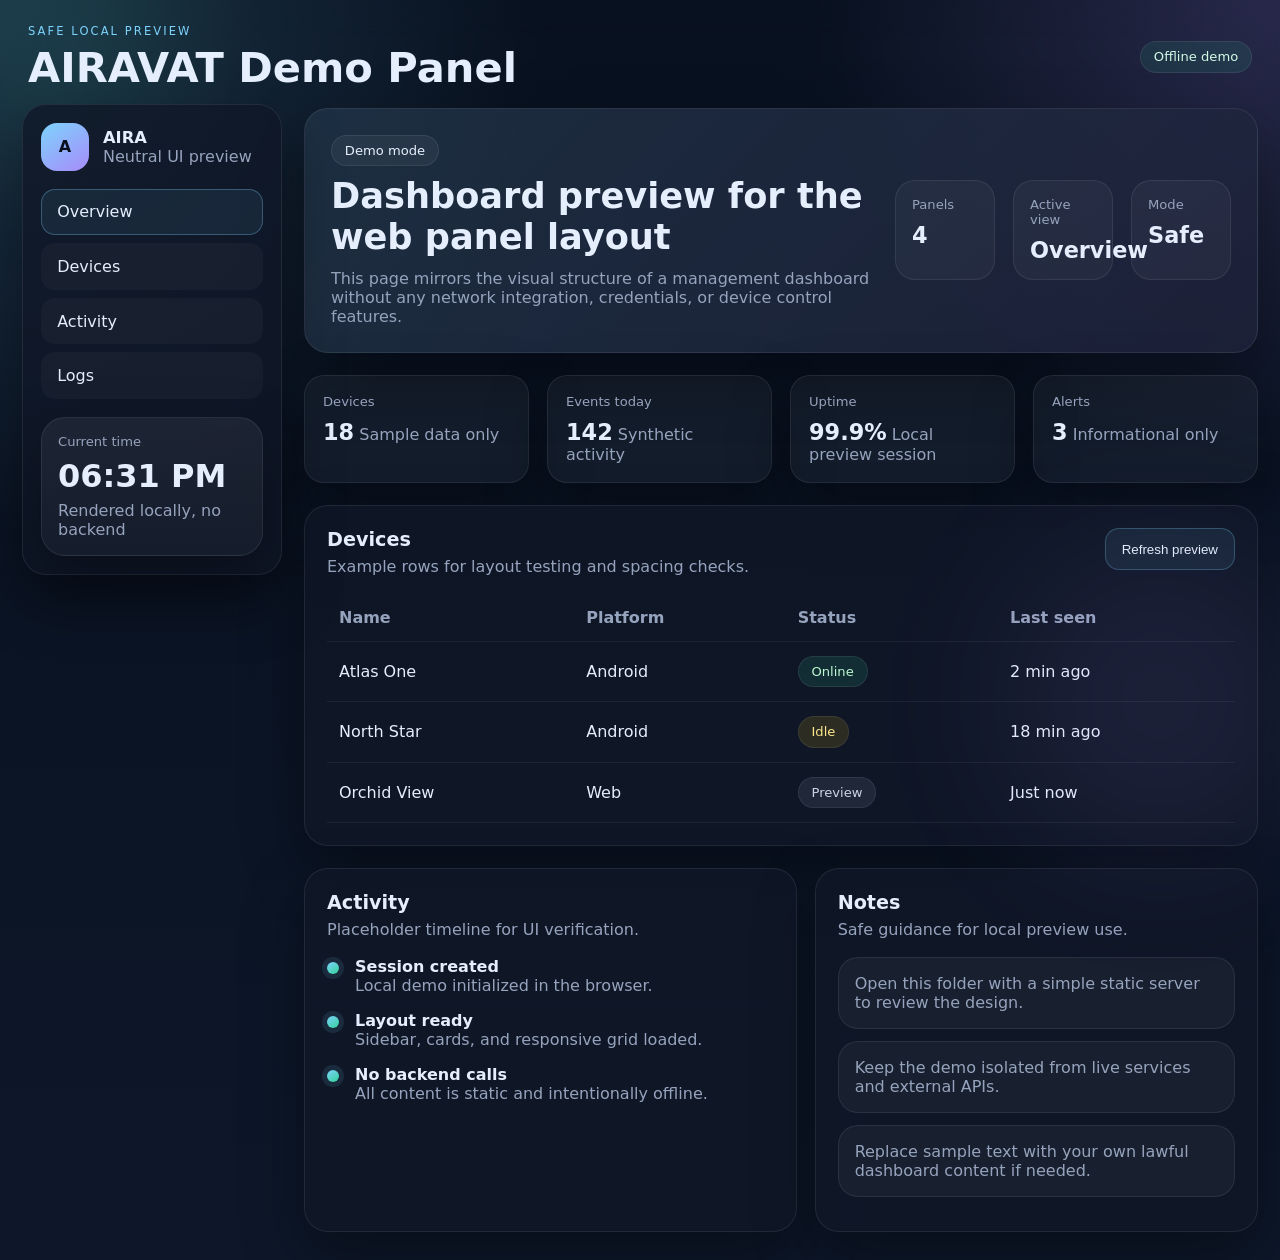
<file: demo-panel/index.html>
<!DOCTYPE html>
<html lang="en">
<head>
  <meta charset="UTF-8" />
  <meta name="viewport" content="width=device-width, initial-scale=1.0" />
  <title>AIRAVAT Demo Panel</title>
  <link rel="stylesheet" href="./style.css" />
</head>
<body>
  <div class="backdrop backdrop-a"></div>
  <div class="backdrop backdrop-b"></div>

  <header class="topbar">
    <div>
      <div class="eyebrow">Safe local preview</div>
      <h1>AIRAVAT Demo Panel</h1>
    </div>
    <div class="status-pill">Offline demo</div>
  </header>

  <main class="shell">
    <aside class="sidebar">
      <div class="brand">
        <div class="brand-mark">A</div>
        <div>
          <div class="brand-title">AIRA</div>
          <div class="brand-subtitle">Neutral UI preview</div>
        </div>
      </div>

      <nav class="nav">
        <a class="nav-item active" href="#overview">Overview</a>
        <a class="nav-item" href="#devices">Devices</a>
        <a class="nav-item" href="#activity">Activity</a>
        <a class="nav-item" href="#logs">Logs</a>
      </nav>

      <div class="sidebar-card">
        <div class="sidebar-label">Current time</div>
        <div id="currentTime" class="sidebar-value">--:--</div>
        <div class="sidebar-note">Rendered locally, no backend</div>
      </div>
    </aside>

    <section class="content">
      <section id="overview" class="hero card">
        <div>
          <span class="tag">Demo mode</span>
          <h2>Dashboard preview for the web panel layout</h2>
          <p>
            This page mirrors the visual structure of a management dashboard without
            any network integration, credentials, or device control features.
          </p>
        </div>
        <div class="hero-grid">
          <div class="mini-card">
            <span>Panels</span>
            <strong>4</strong>
          </div>
          <div class="mini-card">
            <span>Active view</span>
            <strong>Overview</strong>
          </div>
          <div class="mini-card">
            <span>Mode</span>
            <strong>Safe</strong>
          </div>
        </div>
      </section>

      <section class="stats-grid">
        <article class="card stat-card">
          <span class="stat-label">Devices</span>
          <strong class="stat-value">18</strong>
          <span class="stat-foot">Sample data only</span>
        </article>
        <article class="card stat-card">
          <span class="stat-label">Events today</span>
          <strong class="stat-value">142</strong>
          <span class="stat-foot">Synthetic activity</span>
        </article>
        <article class="card stat-card">
          <span class="stat-label">Uptime</span>
          <strong class="stat-value">99.9%</strong>
          <span class="stat-foot">Local preview session</span>
        </article>
        <article class="card stat-card">
          <span class="stat-label">Alerts</span>
          <strong class="stat-value">3</strong>
          <span class="stat-foot">Informational only</span>
        </article>
      </section>

      <section id="devices" class="card table-card">
        <div class="section-head">
          <div>
            <h3>Devices</h3>
            <p>Example rows for layout testing and spacing checks.</p>
          </div>
          <button class="ghost-button" type="button">Refresh preview</button>
        </div>

        <div class="table-wrap">
          <table>
            <thead>
              <tr>
                <th>Name</th>
                <th>Platform</th>
                <th>Status</th>
                <th>Last seen</th>
              </tr>
            </thead>
            <tbody>
              <tr>
                <td>Atlas One</td>
                <td>Android</td>
                <td><span class="badge success">Online</span></td>
                <td>2 min ago</td>
              </tr>
              <tr>
                <td>North Star</td>
                <td>Android</td>
                <td><span class="badge warning">Idle</span></td>
                <td>18 min ago</td>
              </tr>
              <tr>
                <td>Orchid View</td>
                <td>Web</td>
                <td><span class="badge neutral">Preview</span></td>
                <td>Just now</td>
              </tr>
            </tbody>
          </table>
        </div>
      </section>

      <section class="two-col">
        <section id="activity" class="card timeline-card">
          <div class="section-head">
            <div>
              <h3>Activity</h3>
              <p>Placeholder timeline for UI verification.</p>
            </div>
          </div>
          <ul class="timeline">
            <li>
              <span class="dot"></span>
              <div>
                <strong>Session created</strong>
                <p>Local demo initialized in the browser.</p>
              </div>
            </li>
            <li>
              <span class="dot"></span>
              <div>
                <strong>Layout ready</strong>
                <p>Sidebar, cards, and responsive grid loaded.</p>
              </div>
            </li>
            <li>
              <span class="dot"></span>
              <div>
                <strong>No backend calls</strong>
                <p>All content is static and intentionally offline.</p>
              </div>
            </li>
          </ul>
        </section>

        <section id="logs" class="card notes-card">
          <div class="section-head">
            <div>
              <h3>Notes</h3>
              <p>Safe guidance for local preview use.</p>
            </div>
          </div>
          <div class="note">
            Open this folder with a simple static server to review the design.
          </div>
          <div class="note">
            Keep the demo isolated from live services and external APIs.
          </div>
          <div class="note">
            Replace sample text with your own lawful dashboard content if needed.
          </div>
        </section>
      </section>
    </section>
  </main>

  <script>
    const currentTime = document.getElementById('currentTime');

    function updateClock() {
      const now = new Date();
      currentTime.textContent = now.toLocaleTimeString([], {
        hour: '2-digit',
        minute: '2-digit'
      });
    }

    updateClock();
    setInterval(updateClock, 1000);
  </script>
</body>
</html>
</file>
<file: demo-panel/style.css>
:root {
  color-scheme: dark;
  --bg: #08111f;
  --bg-soft: #0d1729;
  --panel: rgba(16, 24, 40, 0.82);
  --panel-strong: #111c31;
  --border: rgba(255, 255, 255, 0.08);
  --text: #e5eefc;
  --muted: #96a3bd;
  --accent: #7dd3fc;
  --accent-2: #a78bfa;
  --accent-3: #34d399;
  --shadow: 0 24px 60px rgba(0, 0, 0, 0.35);
}

* {
  box-sizing: border-box;
}

html, body {
  margin: 0;
  min-height: 100%;
  font-family: Inter, ui-sans-serif, system-ui, -apple-system, BlinkMacSystemFont, "Segoe UI", sans-serif;
  background:
    radial-gradient(circle at top left, rgba(125, 211, 252, 0.18), transparent 30%),
    radial-gradient(circle at top right, rgba(167, 139, 250, 0.2), transparent 26%),
    linear-gradient(180deg, var(--bg), var(--bg-soft));
  color: var(--text);
}

body {
  position: relative;
  overflow-x: hidden;
}

.backdrop {
  position: fixed;
  inset: auto;
  border-radius: 999px;
  filter: blur(70px);
  opacity: 0.5;
  pointer-events: none;
}

.backdrop-a {
  top: -80px;
  left: -60px;
  width: 240px;
  height: 240px;
  background: rgba(52, 211, 153, 0.18);
}

.backdrop-b {
  right: -40px;
  bottom: 40px;
  width: 320px;
  height: 320px;
  background: rgba(167, 139, 250, 0.18);
}

.topbar {
  position: sticky;
  top: 0;
  z-index: 20;
  display: flex;
  align-items: center;
  justify-content: space-between;
  gap: 16px;
  padding: 24px 28px 14px;
  backdrop-filter: blur(18px);
}

.eyebrow {
  color: var(--accent);
  text-transform: uppercase;
  letter-spacing: 0.18em;
  font-size: 0.72rem;
  margin-bottom: 8px;
}

h1, h2, h3, p {
  margin: 0;
}

h1 {
  font-size: clamp(1.8rem, 4vw, 2.6rem);
  line-height: 1.05;
}

.status-pill,
.tag,
.badge {
  display: inline-flex;
  align-items: center;
  justify-content: center;
  border: 1px solid var(--border);
  background: rgba(255, 255, 255, 0.05);
  border-radius: 999px;
  padding: 0.45rem 0.8rem;
  font-size: 0.82rem;
}

.status-pill {
  color: #d1fae5;
  background: rgba(52, 211, 153, 0.1);
}

.shell {
  display: grid;
  grid-template-columns: 260px minmax(0, 1fr);
  gap: 22px;
  padding: 0 22px 28px;
}

.sidebar {
  position: sticky;
  top: 92px;
  align-self: start;
  display: grid;
  gap: 18px;
  padding: 18px;
  border: 1px solid var(--border);
  border-radius: 24px;
  background: var(--panel);
  box-shadow: var(--shadow);
}

.brand {
  display: flex;
  align-items: center;
  gap: 14px;
}

.brand-mark {
  width: 48px;
  height: 48px;
  display: grid;
  place-items: center;
  border-radius: 16px;
  background: linear-gradient(145deg, var(--accent), var(--accent-2));
  color: #07111e;
  font-weight: 800;
}

.brand-title {
  font-weight: 700;
  font-size: 1.02rem;
}

.brand-subtitle,
.sidebar-note,
.section-head p,
.hero p,
.note,
.timeline p,
.stat-foot,
.sidebar-label {
  color: var(--muted);
}

.nav {
  display: grid;
  gap: 8px;
}

.nav-item {
  color: var(--text);
  text-decoration: none;
  padding: 0.8rem 0.95rem;
  border-radius: 14px;
  border: 1px solid transparent;
  background: rgba(255, 255, 255, 0.03);
}

.nav-item.active,
.nav-item:hover {
  border-color: rgba(125, 211, 252, 0.3);
  background: rgba(125, 211, 252, 0.08);
}

.sidebar-card,
.card {
  border: 1px solid var(--border);
  border-radius: 24px;
  background: var(--panel);
  box-shadow: var(--shadow);
}

.sidebar-card {
  padding: 16px;
  background: linear-gradient(180deg, rgba(255,255,255,0.06), rgba(255,255,255,0.03));
}

.sidebar-label {
  font-size: 0.82rem;
  margin-bottom: 8px;
}

.sidebar-value {
  font-size: 2rem;
  font-weight: 700;
  margin-bottom: 6px;
}

.content {
  display: grid;
  gap: 22px;
  padding-top: 4px;
}

.hero {
  display: grid;
  grid-template-columns: minmax(0, 1.3fr) minmax(240px, 0.8fr);
  gap: 18px;
  align-items: center;
  padding: 26px;
  background:
    linear-gradient(135deg, rgba(125, 211, 252, 0.12), rgba(167, 139, 250, 0.08)),
    var(--panel);
}

.hero h2 {
  font-size: clamp(1.5rem, 3vw, 2.2rem);
  margin: 0.55rem 0 0.75rem;
}

.hero-grid,
.stats-grid,
.two-col {
  display: grid;
  gap: 18px;
}

.hero-grid {
  grid-template-columns: repeat(3, minmax(0, 1fr));
}

.mini-card,
.stat-card,
.note {
  border: 1px solid var(--border);
  border-radius: 20px;
  background: rgba(255, 255, 255, 0.04);
}

.mini-card {
  padding: 16px;
}

.mini-card span,
.stat-label {
  display: block;
  color: var(--muted);
  font-size: 0.82rem;
  margin-bottom: 10px;
}

.mini-card strong,
.stat-value {
  font-size: 1.4rem;
  font-weight: 700;
}

.stats-grid {
  grid-template-columns: repeat(4, minmax(0, 1fr));
}

.stat-card {
  padding: 18px;
}

.table-card,
.timeline-card,
.notes-card {
  padding: 22px;
}

.section-head {
  display: flex;
  align-items: start;
  justify-content: space-between;
  gap: 16px;
  margin-bottom: 18px;
}

.section-head h3 {
  font-size: 1.2rem;
  margin-bottom: 6px;
}

.ghost-button {
  border: 1px solid rgba(125, 211, 252, 0.26);
  background: rgba(125, 211, 252, 0.08);
  color: var(--text);
  border-radius: 14px;
  padding: 0.8rem 1rem;
  cursor: pointer;
}

.table-wrap {
  overflow-x: auto;
}

table {
  width: 100%;
  border-collapse: collapse;
}

th, td {
  text-align: left;
  padding: 14px 12px;
  border-bottom: 1px solid rgba(255, 255, 255, 0.06);
}

th {
  color: var(--muted);
  font-weight: 600;
}

.badge.success {
  color: #bbf7d0;
  background: rgba(52, 211, 153, 0.12);
}

.badge.warning {
  color: #fde68a;
  background: rgba(250, 204, 21, 0.12);
}

.badge.neutral {
  color: #cbd5e1;
  background: rgba(148, 163, 184, 0.12);
}

.two-col {
  grid-template-columns: minmax(0, 1fr) minmax(0, 0.9fr);
}

.timeline {
  list-style: none;
  padding: 0;
  margin: 0;
  display: grid;
  gap: 16px;
}

.timeline li {
  display: grid;
  grid-template-columns: 14px minmax(0, 1fr);
  gap: 14px;
  align-items: start;
}

.dot {
  width: 12px;
  height: 12px;
  border-radius: 50%;
  margin-top: 5px;
  background: linear-gradient(145deg, var(--accent), var(--accent-3));
  box-shadow: 0 0 0 5px rgba(125, 211, 252, 0.1);
}

.note {
  padding: 16px;
  margin-bottom: 12px;
}

@media (max-width: 1080px) {
  .shell,
  .hero,
  .stats-grid,
  .two-col,
  .hero-grid {
    grid-template-columns: 1fr;
  }

  .sidebar {
    position: relative;
    top: 0;
  }
}

@media (max-width: 720px) {
  .topbar,
  .shell {
    padding-left: 16px;
    padding-right: 16px;
  }

  .topbar {
    flex-direction: column;
    align-items: start;
  }

  .table-card,
  .timeline-card,
  .notes-card,
  .hero {
    padding: 18px;
  }
}
</file>
